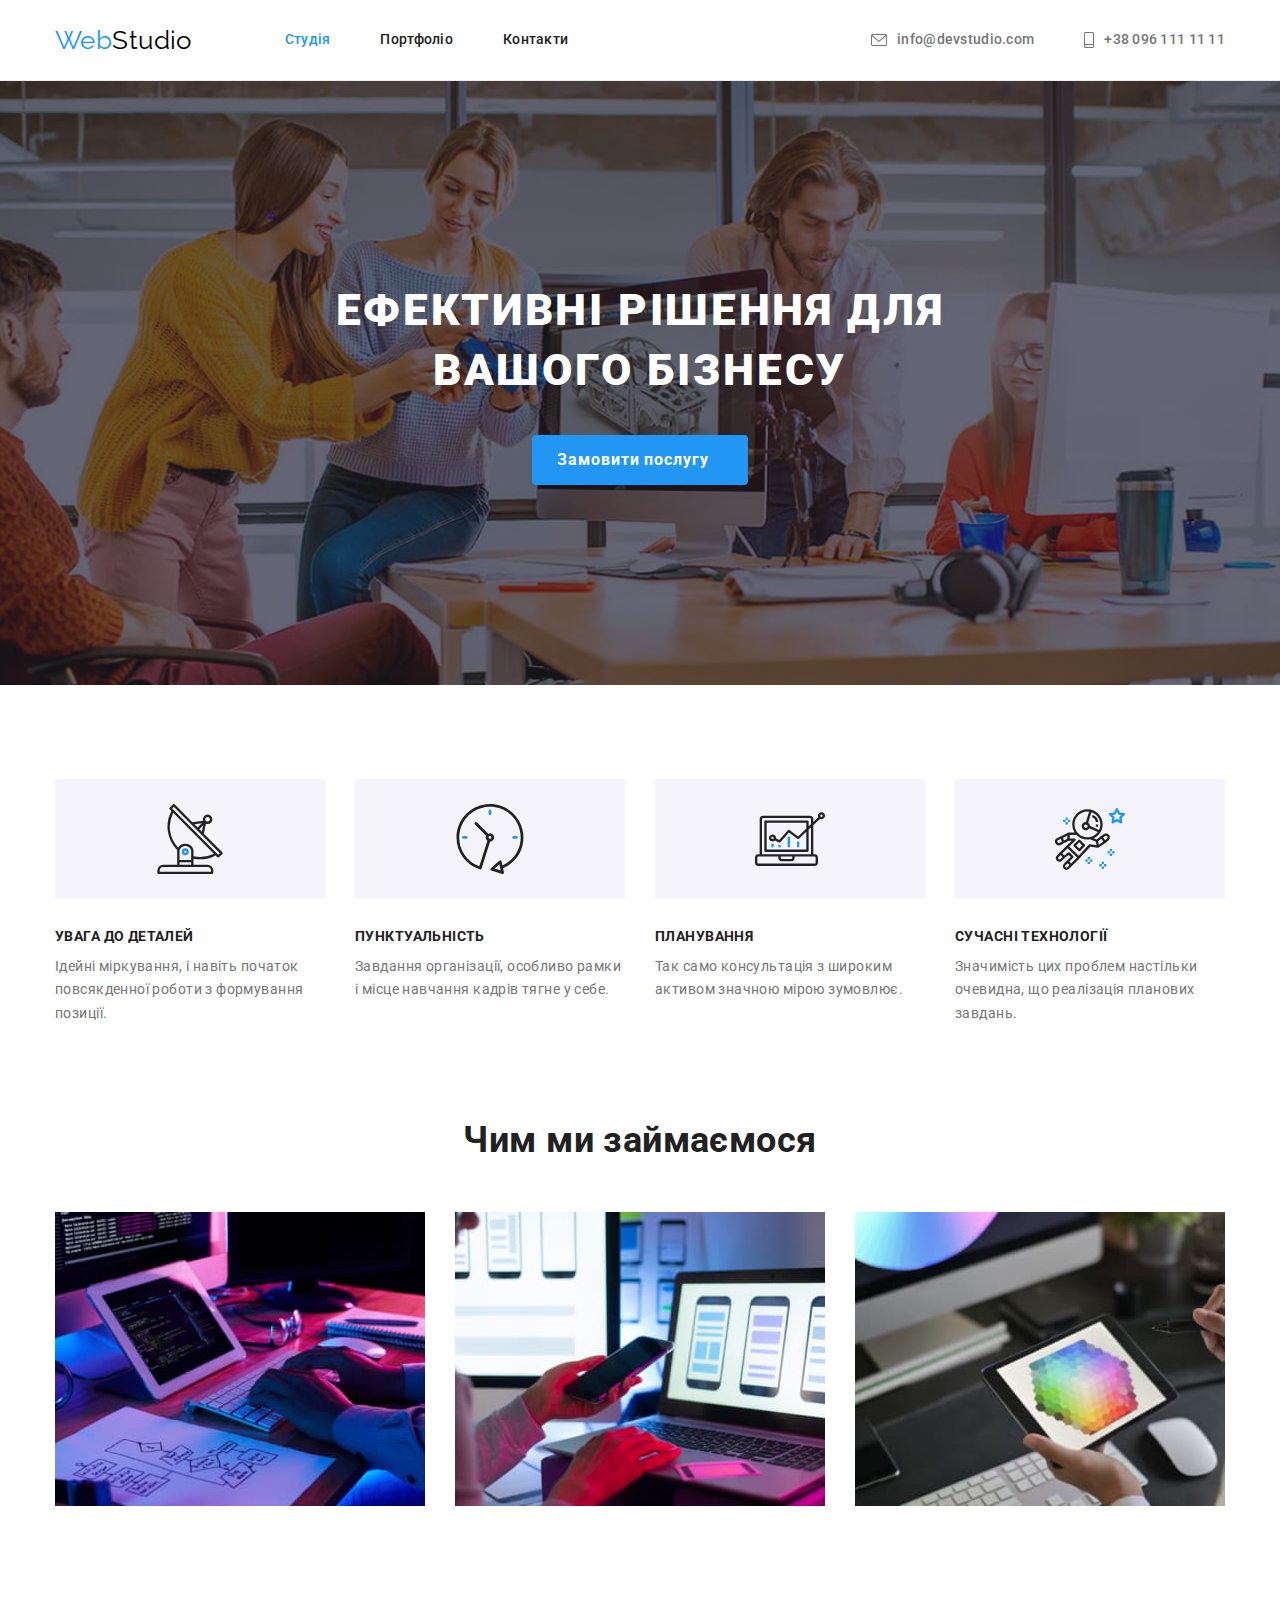
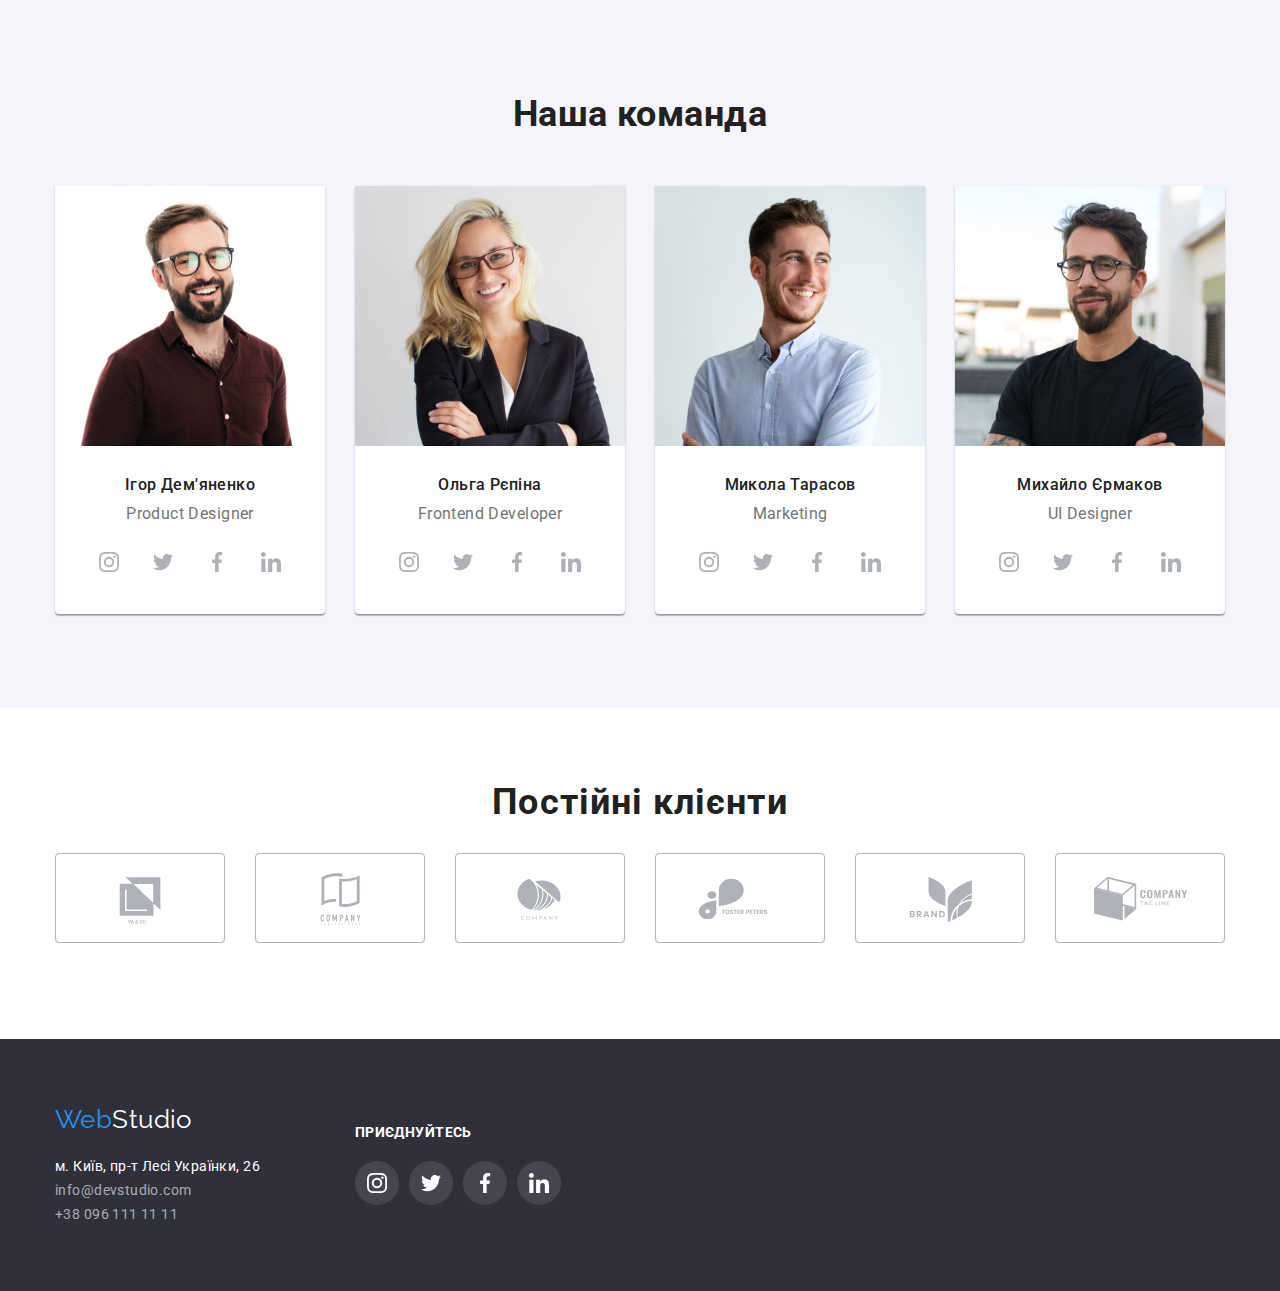
<file: index.html>
<!DOCTYPE html>
<html lang="uk">
  <head>
    <meta charset="UTF-8" />
    <meta http-equiv="X-UA-Compatible" content="IE=edge" />
    <meta name="viewport" content="width=device-width, initial-scale=1.0" />
    <title>Студія</title>
    <link
      href="https://fonts.googleapis.com/css2?family=Raleway:wght@700&family=Roboto:wght@400;500;700;900&display=swap"
      rel="stylesheet"
    />
    <link
      rel="stylesheet"
      href="https://cdnjs.cloudflare.com/ajax/libs/modern-normalize/1.1.0/modern-normalize.min.css
    "
    />
    <link rel="stylesheet" href="./css/styles.css" />
  </head>
  <body>
    <header class="page-header">
      <div class="header container">
        <nav class="main-nav">
          <a href="./index.html" class="logo"
            ><span class="blue-logo">Web</span>Studio</a
          >
          <ul class="site-nav list">
            <li class="item">
              <a href="./index.html" class="link current">Студія</a>
            </li>
            <li class="item">
              <a href="./portfolio.html" class="link">Портфоліо</a>
            </li>
            <li class="item"><a href="" class="link">Контакти</a></li>
          </ul>
        </nav>
        <ul class="contacts list">
          <li class="item">
            <a href="mailto:info@devstudio.com" class="link"
              ><svg class="contacts-icon" width="16" height="12">
                <use href="./images/icons.svg#icon-envelope"></use>
              </svg>
              info@devstudio.com</a
            >
          </li>
          <li class="item">
            <a href="tel:+380961111111" class="link">
              <svg class="contacts-icon" width="10" height="16">
                <use href="./images/icons.svg#icon-smartphone"></use>
              </svg>
              +38 096 111 11 11</a
            >
          </li>
        </ul>
      </div>
    </header>

    <main>
      <section class="section hero hero-bcg">
        <div class="">
          <h1 class="hero-title">
            Ефективні рішення для <br />
            вашого бізнесу
          </h1>
          <button class="button-hero" type="button">Замовити послугу</button>
        </div>
      </section>

      <section class="section no-padding">
        <div class="container">
          <h2 class="visually-hidden">Особливості</h2>
          <ul class="feature-list list">
            <li class="item">
              <div class="icon-box">
                <svg class="feature-icon" width="70" height="70">
                  <use href="./images/icons.svg#icon-antenna"></use>
                </svg>
              </div>
              <h3 class="title">Увага до деталей</h3>
              <p class="description">
                Ідейні міркування, і навіть початок повсякденної роботи з
                формування позиції.
              </p>
            </li>
            <li class="item">
              <div class="icon-box">
                <svg class="feature-icon" width="70" height="70">
                  <use href="./images/icons.svg#icon-clock"></use>
                </svg>
              </div>
              <h3 class="title">Пунктуальність</h3>
              <p class="description">
                Завдання організації, особливо рамки і місце навчання кадрів
                тягне у себе.
              </p>
            </li>
            <li class="item">
              <div class="icon-box">
                <svg class="feature-icon" width="70" height="70">
                  <use href="./images/icons.svg#icon-diagram"></use>
                </svg>
              </div>
              <h3 class="title">Планування</h3>
              <p class="description">
                Так само консультація з широким активом значною мірою зумовлює.
              </p>
            </li>

            <li class="item">
              <div class="icon-box">
                <svg class="feature-icon" width="70" height="70">
                  <use href="./images/icons.svg#icon-astronaut"></use>
                </svg>
              </div>
              <h3 class="title">Сучасні технології</h3>
              <p class="description">
                Значимість цих проблем настільки очевидна, що реалізація
                планових завдань.
              </p>
            </li>
          </ul>
        </div>
      </section>

      <section class="section">
        <div class="container">
          <h2 class="section-title">Чим ми займаємося</h2>
          <ul class="work-list list">
            <li class="item">
              <img
                class="no-grap"
                src="./images/img-index/box1.jpg"
                alt="Розробка"
                width="370"
              />
            </li>
            <li class="item">
              <img
                class="no-grap"
                src="./images/img-index/box2.jpg"
                alt="Інтерфейс"
                width="370"
              />
            </li>
            <li class="item">
              <img
                class="no-grap"
                src="./images/img-index/box3.jpg"
                alt="Дизайн"
                width="370"
              />
            </li>
          </ul>
        </div>
      </section>

      <section class="section section-team">
        <div class="container">
          <h2 class="title">Наша команда</h2>
          <ul class="team-list list">
            <li class="item">
              <img
                class="pic no-grap"
                src="./images/img-index/teamcard1.jpg"
                alt="фото"
                width="270"
              />
              <div class="team-discription">
                <h3 class="tiny-title">Ігор Дем'яненко</h3>
                <p class="discription">Product Designer</p>
                <ul class="social-list list">
                  <li class="item-icon">
                    <a href="" class="social-link link">
                      <svg class="social-icon" width="20" height="20">
                        <use
                          href="./images/icons.svg#icon-instagram"
                        ></use></svg
                    ></a>
                  </li>
                  <li class="item-icon">
                    <a href="" class="social-link link">
                      <svg class="social-icon" width="20" height="20">
                        <use
                          href="./images/icons.svg#icon-twitter-1"
                        ></use></svg
                    ></a>
                  </li>
                  <li class="item-icon">
                    <a href="" class="social-link link">
                      <svg class="social-icon" width="20" height="20">
                        <use href="./images/icons.svg#icon-facebook"></use></svg
                    ></a>
                  </li>
                  <li class="item-icon">
                    <a href="" class="social-link link">
                      <svg class="social-icon" width="20" height="20">
                        <use href="./images/icons.svg#icon-linkedin"></use></svg
                    ></a>
                  </li>
                </ul>
              </div>
            </li>
            <li class="item">
              <img
                class="pic no-grap"
                src="./images/img-index/teamcard2.jpg"
                alt="фото"
                width="270"
              />
              <div class="team-discription">
                <h3 class="tiny-title">Ольга Рєпіна</h3>
                <p class="discription">Frontend Developer</p>
                <ul class="social-list list">
                  <li class="item-icon">
                    <a href="" class="social-link link">
                      <svg class="social-icon" width="20" height="20">
                        <use
                          href="./images/icons.svg#icon-instagram"
                        ></use></svg
                    ></a>
                  </li>
                  <li class="item-icon">
                    <a href="" class="social-link link">
                      <svg class="social-icon" width="20" height="20">
                        <use
                          href="./images/icons.svg#icon-twitter-1"
                        ></use></svg
                    ></a>
                  </li>
                  <li class="item-icon">
                    <a href="" class="social-link link">
                      <svg class="social-icon" width="20" height="20">
                        <use href="./images/icons.svg#icon-facebook"></use></svg
                    ></a>
                  </li>
                  <li class="item-icon">
                    <a href="" class="social-link link">
                      <svg class="social-icon" width="20" height="20">
                        <use href="./images/icons.svg#icon-linkedin"></use></svg
                    ></a>
                  </li>
                </ul>
              </div>
            </li>
            <li class="item">
              <img
                class="pic no-grap"
                src="./images/img-index/teamcard3.jpg"
                alt="фото"
                width="270"
              />
              <div class="team-discription">
                <h3 class="tiny-title">Микола Тарасов</h3>
                <p class="discription">Marketing</p>
                <ul class="social-list list">
                  <li class="item-icon">
                    <a href="" class="social-link link">
                      <svg class="social-icon" width="20" height="20">
                        <use
                          href="./images/icons.svg#icon-instagram"
                        ></use></svg
                    ></a>
                  </li>
                  <li class="item-icon">
                    <a href="" class="social-link link">
                      <svg class="social-icon" width="20" height="20">
                        <use
                          href="./images/icons.svg#icon-twitter-1"
                        ></use></svg
                    ></a>
                  </li>
                  <li class="item-icon">
                    <a href="" class="social-link link">
                      <svg class="social-icon" width="20" height="20">
                        <use href="./images/icons.svg#icon-facebook"></use></svg
                    ></a>
                  </li>
                  <li class="item-icon">
                    <a href="" class="social-link link">
                      <svg class="social-icon" width="20" height="20">
                        <use href="./images/icons.svg#icon-linkedin"></use></svg
                    ></a>
                  </li>
                </ul>
              </div>
            </li>
            <li class="item">
              <img
                class="pic no-grap"
                src="./images/img-index/teamcard4.jpg"
                alt="фото"
                width="270"
              />
              <div class="team-discription">
                <h3 class="tiny-title">Михайло Єрмаков</h3>
                <p class="discription">UI Designer</p>
                <ul class="social-list list">
                  <li class="item-icon">
                    <a href="" class="social-link link">
                      <svg class="social-icon" width="20" height="20">
                        <use
                          href="./images/icons.svg#icon-instagram"
                        ></use></svg
                    ></a>
                  </li>
                  <li class="item-icon">
                    <a href="" class="social-link link">
                      <svg class="social-icon" width="20" height="20">
                        <use
                          href="./images/icons.svg#icon-twitter-1"
                        ></use></svg
                    ></a>
                  </li>
                  <li class="item-icon">
                    <a href="" class="social-link link">
                      <svg class="social-icon" width="20" height="20">
                        <use href="./images/icons.svg#icon-facebook"></use></svg
                    ></a>
                  </li>
                  <li class="item-icon">
                    <a href="" class="social-link link">
                      <svg class="social-icon" width="20" height="20">
                        <use href="./images/icons.svg#icon-linkedin"></use></svg
                    ></a>
                  </li>
                </ul>
              </div>
            </li>
          </ul>
        </div>
      </section>

      <section class="section client">
        <div class="container">
          <h2 class="title">Постійні клієнти</h2>
          <ul class="client-list list">
            <li class="item">
              <a href="" class="client-link link">
                <svg class="client-icon" width="106" height="60">
                  <use href="./images/icons.svg#icon-logo-1"></use>
                </svg>
              </a>
            </li>
            <li class="item">
              <a href="" class="client-link link">
                <svg class="client-icon" width="106" height="60">
                  <use href="./images/icons.svg#icon-logo-2"></use>
                </svg>
              </a>
            </li>
            <li class="item">
              <a href="" class="client-link link">
                <svg class="client-icon" width="106" height="60">
                  <use href="./images/icons.svg#icon-logo-3"></use>
                </svg>
              </a>
            </li>
            <li class="item">
              <a href="" class="client-link link">
                <svg class="client-icon" width="106" height="60">
                  <use href="./images/icons.svg#icon-logo-4"></use>
                </svg>
              </a>
            </li>
            <li class="item">
              <a href="" class="client-link link">
                <svg class="client-icon" width="106" height="60">
                  <use href="./images/icons.svg#icon-logo-5"></use>
                </svg>
              </a>
            </li>
            <li class="item">
              <a href="" class="client-link link">
                <svg class="client-icon" width="106" height="60">
                  <use href="./images/icons.svg#icon-logo-6"></use>
                </svg>
              </a>
            </li>
          </ul>
        </div>
      </section>
    </main>

    <footer class="page-footer">
      <div class="footer-box container">
        <div class="footer-contacts">
          <a href="./index.html" class="logo link"
            ><span class="blue-logo">Web</span
            ><span class="light-logo">Studio</span></a
          >
          <address>
            <ul class="address list">
              <li class="item">
                <a
                  href="https://www.google.com/maps/place/Lesi+Ukrainky+Blvd,+26,+Kyiv,+Ukraine,+02000/@50.4265807,30.5361971,17z/data=!3m1!4b1!4m5!3m4!1s0x40d4cf0e033ecbe9:0x57a4dffefec77da0!8m2!3d50.4265807!4d30.5383858"
                  target="_blank"
                  rel="noopener noreferrer"
                  class="white-text-link"
                  >м. Київ, пр-т Лесі Українки, 26</a
                >
              </li>
              <li class="item">
                <a href="mailto:info@devstudio.com" class="link"
                  >info@devstudio.com</a
                >
              </li>
              <li class="item">
                <a href="tel:+380961111111" class="link">+38 096 111 11 11</a>
              </li>
            </ul>
          </address>
        </div>

        <div class="footer-social">
          <p class="social-text">Приєднуйтесь</p>
          <ul class="footer social-list list">
            <li class="item-icon">
              <a href="" class="footer social-link link">
                <svg class="social-icon" width="20" height="20">
                  <use href="./images/icons.svg#icon-instagram"></use></svg
              ></a>
            </li>
            <li class="item-icon">
              <a href="" class="footer social-link link">
                <svg class="social-icon" width="20" height="20">
                  <use href="./images/icons.svg#icon-twitter-1"></use></svg
              ></a>
            </li>
            <li class="item-icon">
              <a href="" class="footer social-link link">
                <svg class="social-icon" width="20" height="20">
                  <use href="./images/icons.svg#icon-facebook"></use></svg
              ></a>
            </li>
            <li class="item-icon">
              <a href="" class="footer social-link link">
                <svg class="social-icon" width="20" height="20">
                  <use href="./images/icons.svg#icon-linkedin"></use></svg
              ></a>
            </li>
          </ul>
        </div>
      </div>
    </footer>
  </body>
</html>
</file>
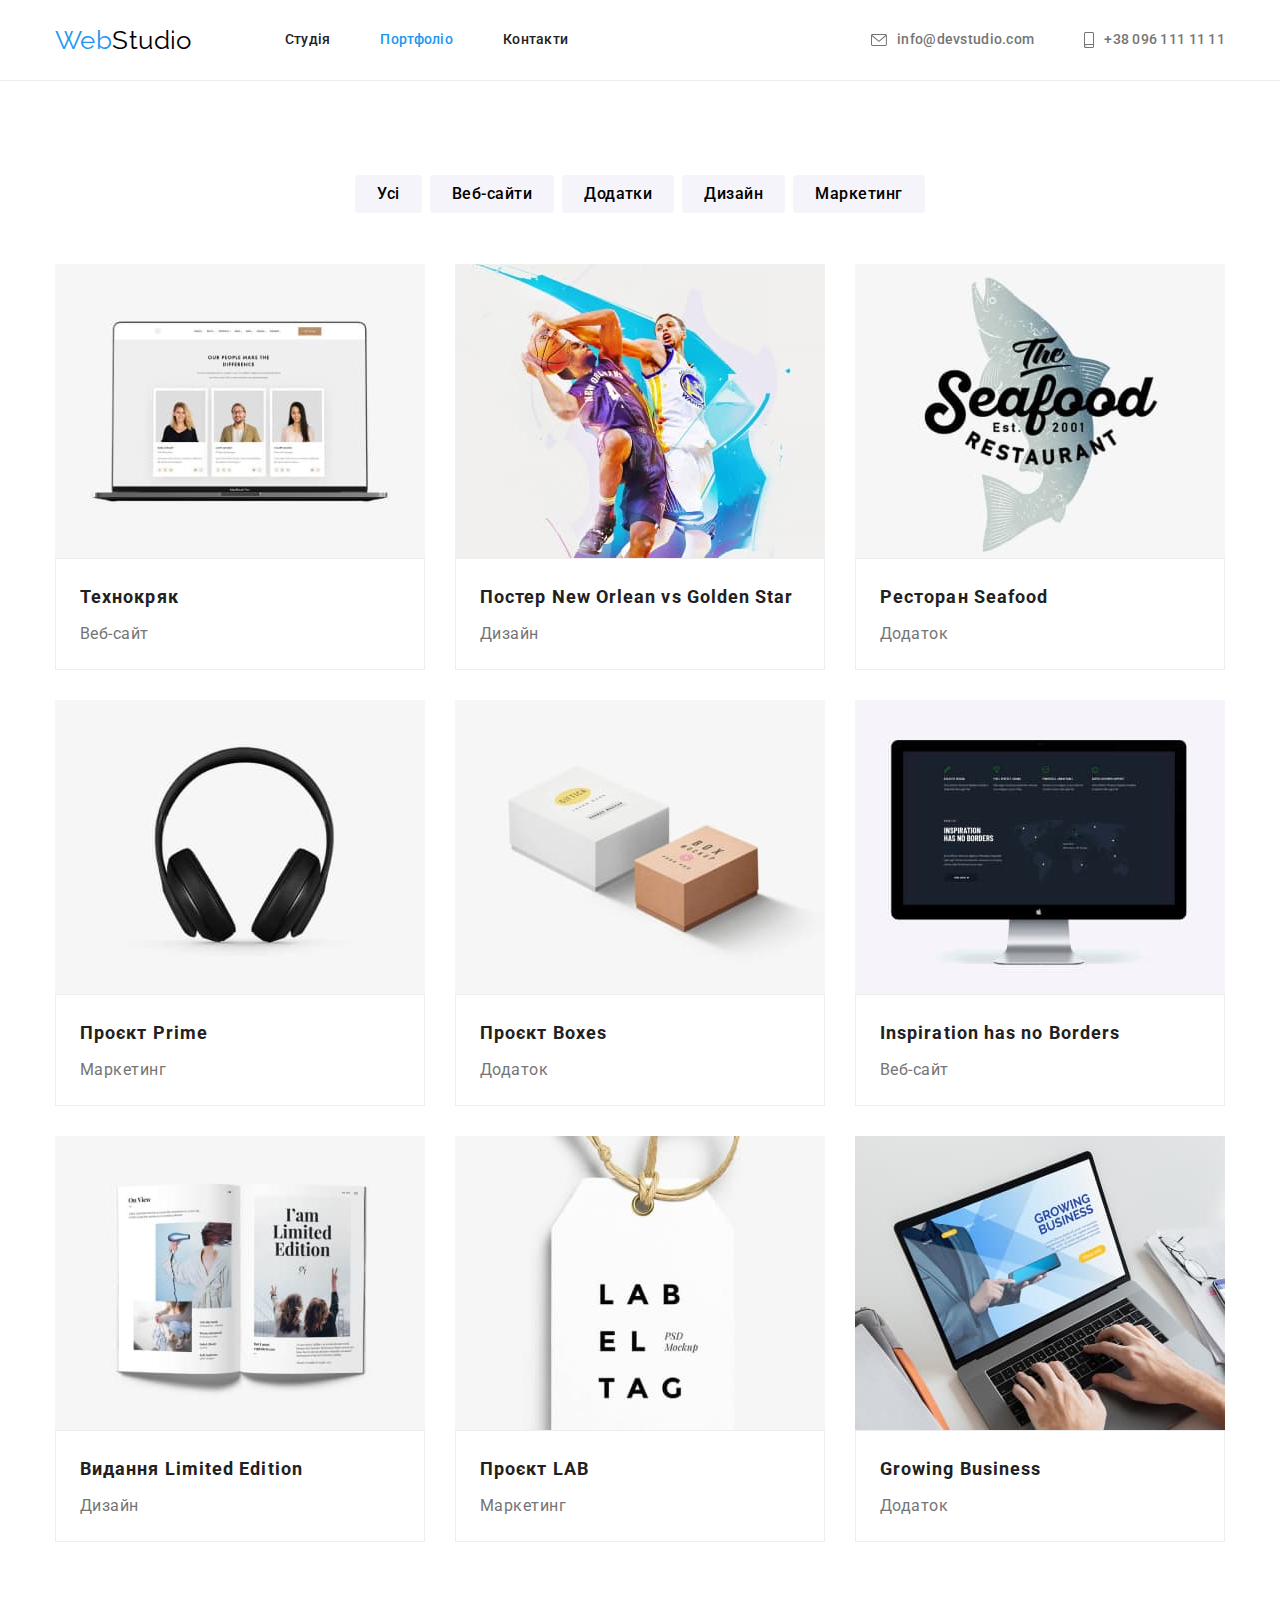
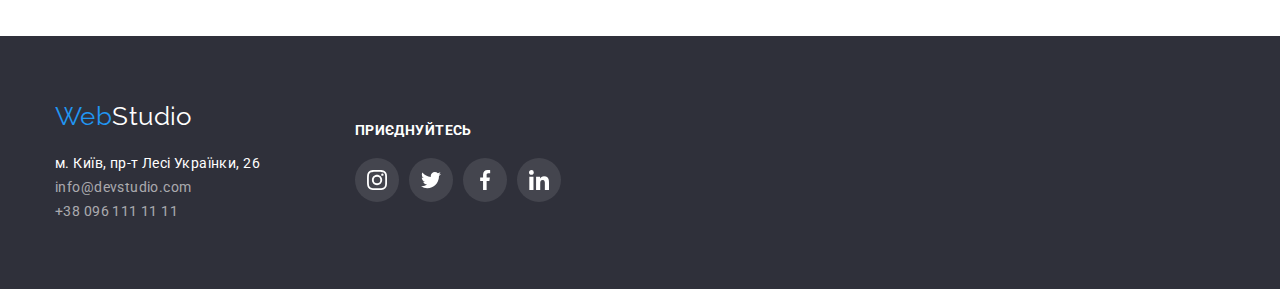
<file: portfolio.html>
<!DOCTYPE html>
<html lang="uk">
  <head>
    <meta charset="UTF-8" />
    <meta http-equiv="X-UA-Compatible" content="IE=edge" />
    <meta name="viewport" content="width=device-width, initial-scale=1.0" />
    <title>Портфоліо</title>

    <link
      href="https://fonts.googleapis.com/css2?family=Raleway:wght@700&family=Roboto:wght@400;500;700;900&display=swap"
      rel="stylesheet"
    />
    <link
      rel="stylesheet"
      href="https://cdnjs.cloudflare.com/ajax/libs/modern-normalize/1.1.0/modern-normalize.min.css
    "
    />
    <link rel="stylesheet" href="./css/styles.css" />
  </head>
  <body>
    <header class="page-header">
      <div class="header container">
        <nav class="main-nav">
          <a href="./index.html" class="logo"
            ><span class="blue-logo">Web</span>Studio</a
          >
          <ul class="site-nav list">
            <li class="item">
              <a href="./index.html" class="link">Студія</a>
            </li>
            <li class="item">
              <a href="./portfolio.html" class="link current">Портфоліо</a>
            </li>
            <li class="item"><a href="" class="link">Контакти</a></li>
          </ul>
        </nav>
        <ul class="contacts list">
          <li class="item">
            <a href="mailto:info@devstudio.com" class="link"
              ><svg class="contacts-icon" width="16" height="12">
                <use href="./images/icons.svg#icon-envelope"></use>
              </svg>
              info@devstudio.com</a
            >
          </li>
          <li class="item">
            <a href="tel:+380961111111" class="link">
              <svg class="contacts-icon" width="10" height="16">
                <use href="./images/icons.svg#icon-smartphone"></use>
              </svg>
              +38 096 111 11 11</a
            >
          </li>
        </ul>
      </div>
    </header>
    <main>
      <section class="section">
        <div class="container">
          <h1 class="visually-hidden">Портфоліо</h1>
          <ul class="btn-list list">
            <li class="item">
              <button class="button-filtr" type="button">Усі</button>
            </li>
            <li class="item">
              <button class="button-filtr" type="button">Веб-сайти</button>
            </li>
            <li class="item">
              <button class="button-filtr" type="button">Додатки</button>
            </li>
            <li class="item">
              <button class="button-filtr" type="button">Дизайн</button>
            </li>
            <li class="item">
              <button class="button-filtr" type="button">Маркетинг</button>
            </li>
          </ul>

          <ul class="project-list list">
            <li class="item">
              <a href="" class="link"
                ><img
                  class="no-grap"
                  src="./images/img-portfolio/card1.jpg"
                  alt="Зображення"
                  width="370"
                />
                <div class="border">
                  <h2 class="title">Технокряк</h2>
                  <p class="description">Веб-сайт</p>
                </div></a
              >
            </li>
            <li class="item">
              <a href="" class="link"
                ><img
                  class="no-grap"
                  src="./images/img-portfolio/card2.jpg"
                  alt="Зображення"
                  width="370"
                />
                <div class="border">
                  <h2 class="title">Постер New Orlean vs Golden Star</h2>
                  <p class="description">Дизайн</p>
                </div></a
              >
            </li>
            <li class="item">
              <a href="" class="link"
                ><img
                  class="no-grap"
                  src="./images/img-portfolio/card3.jpg"
                  alt="Зображення"
                  width="370"
                />
                <div class="border">
                  <h2 class="title">Ресторан Seafood</h2>
                  <p class="description">Додаток</p>
                </div></a
              >
            </li>
            <li class="item">
              <a href="" class="link"
                ><img
                  class="no-grap"
                  src="./images/img-portfolio/card4.jpg"
                  alt="Зображення"
                  width="370"
                />
                <div class="border">
                  <h2 class="title">Проєкт Prime</h2>
                  <p class="description">Маркетинг</p>
                </div></a
              >
            </li>
            <li class="item">
              <a href="" class="link"
                ><img
                  class="no-grap"
                  src="./images/img-portfolio/card5.jpg"
                  alt="Зображення"
                  width="370"
                />
                <div class="border">
                  <h2 class="title">Проєкт Boxes</h2>
                  <p class="description">Додаток</p>
                </div></a
              >
            </li>
            <li class="item">
              <a href="" class="link"
                ><img
                  class="no-grap"
                  src="./images/img-portfolio/card6.jpg"
                  alt="Зображення"
                  width="370"
                />
                <div class="border">
                  <h2 class="title">Inspiration has no Borders</h2>
                  <p class="description">Веб-сайт</p>
                </div></a
              >
            </li>
            <li class="item">
              <a href="" class="link"
                ><img
                  class="no-grap"
                  src="./images/img-portfolio/card7.jpg"
                  alt="Зображення"
                  width="370"
                />
                <div class="border">
                  <h2 class="title">Видання Limited Edition</h2>
                  <p class="description">Дизайн</p>
                </div></a
              >
            </li>
            <li class="item">
              <a href="" class="link"
                ><img
                  class="no-grap"
                  src="./images/img-portfolio/card8.jpg"
                  alt="Зображення"
                  width="370"
                />
                <div class="border">
                  <h2 class="title">Проєкт LAB</h2>
                  <p class="description">Маркетинг</p>
                </div></a
              >
            </li>
            <li class="item">
              <a href="" class="link"
                ><img
                  class="no-grap"
                  src="./images/img-portfolio/card9.jpg"
                  alt="Зображення"
                  width="370"
                />
                <div class="border">
                  <h2 class="title">Growing Business</h2>
                  <p class="description">Додаток</p>
                </div></a
              >
            </li>
          </ul>
        </div>
      </section>
    </main>
    <footer class="page-footer">
      <div class="footer-box container">
        <div class="footer-contacts">
          <a href="./index.html" class="logo link"
            ><span class="blue-logo">Web</span
            ><span class="light-logo">Studio</span></a
          >
          <address>
            <ul class="address list">
              <li class="item">
                <a
                  href="https://www.google.com/maps/place/Lesi+Ukrainky+Blvd,+26,+Kyiv,+Ukraine,+02000/@50.4265807,30.5361971,17z/data=!3m1!4b1!4m5!3m4!1s0x40d4cf0e033ecbe9:0x57a4dffefec77da0!8m2!3d50.4265807!4d30.5383858"
                  target="_blank"
                  rel="noopener noreferrer"
                  class="white-text-link"
                  >м. Київ, пр-т Лесі Українки, 26</a
                >
              </li>
              <li class="item">
                <a href="mailto:info@devstudio.com" class="link"
                  >info@devstudio.com</a
                >
              </li>
              <li class="item">
                <a href="tel:+380961111111" class="link">+38 096 111 11 11</a>
              </li>
            </ul>
          </address>
        </div>

        <div class="footer-social">
          <p class="social-text">Приєднуйтесь</p>
          <ul class="footer social-list list">
            <li class="item-icon">
              <a href="" class="footer social-link link">
                <svg class="social-icon" width="20" height="20">
                  <use href="./images/icons.svg#icon-instagram"></use></svg
              ></a>
            </li>
            <li class="item-icon">
              <a href="" class="footer social-link link">
                <svg class="social-icon" width="20" height="20">
                  <use href="./images/icons.svg#icon-twitter-1"></use></svg
              ></a>
            </li>
            <li class="item-icon">
              <a href="" class="footer social-link link">
                <svg class="social-icon" width="20" height="20">
                  <use href="./images/icons.svg#icon-facebook"></use></svg
              ></a>
            </li>
            <li class="item-icon">
              <a href="" class="footer social-link link">
                <svg class="social-icon" width="20" height="20">
                  <use href="./images/icons.svg#icon-linkedin"></use></svg
              ></a>
            </li>
          </ul>
        </div>
      </div>
    </footer>
  </body>
</html>
</file>
<file: css/styles.css>
:root {
  --primary-text-color: #212121;
  --secondary-text-color: #757575;
  --accent-color: #2196f3;
  --primary-white-color: #f5f5f5;
  --secondary-white-color: #f5f4fa;
  --clear-white-color: #ffffff;
  --clear-black-color: #000000;
  --primary-dark-color: #2f303a;
  --transparent-white-color: rgba(255, 255, 255, 0.6);
  --border-white-color: #ececec;
  --border-whitelight-color: #eeeeee;
  --shadow-one-color: rgba(0, 0, 0, 0.12);
  --shadow-two-color: rgba(0, 0, 0, 0.14);
  --shadow-three-color: rgba(0, 0, 0, 0.2);
  --icon-grey-color: #afb1b8;
  --icon-bcg-color: rgba(255, 255, 255, 0.1);
}

body {
  background-color: var(--clear-white-color);
  color: var(--primary-text-color);

  font-family: "Roboto", sans-serif;
  letter-spacing: 0.03em;
  font-size: 14px;
  line-height: 1.71;
}

h1,
h2,
h3,
h4,
h5,
h6,
p {
  margin: 0;
  padding: 0;
}

/* Утилиты */

.link {
  text-decoration: none;
}

.list {
  list-style: none;
  margin: 0;
  padding: 0;
}

.container {
  margin-left: auto;
  margin-right: auto;
  width: 1200px;
  padding-left: 15px;
  padding-right: 15px;
}

.no-grap {
  display: block;
}

.visually-hidden {
  position: absolute;
  width: 1px;
  height: 1px;
  margin: -1px;
  border: 0;
  padding: 0;
  clip: rect(0 0 0 0);
  overflow: hidden;
}
/* Logo  */

.logo {
  color: var(--clear-black-color);

  font-family: "Raleway", sans-serif;
  font-size: 26px;
  line-height: 1.19;
  text-decoration: none;
  margin-right: 93px;
}

.blue-logo {
  color: var(--accent-color);
}

.light-logo {
  color: var(--clear-white-color);
}

.logo:hover,
.logo:focus {
  text-decoration: underline var(--accent-color);
}

/* Header */
.page-header {
  border-bottom: 1px solid var(--border-white-color);
  background-color: var(--clear-white-color);
}

.header {
  display: flex;
  align-items: center;
}

/* Main-nav */
.main-nav {
  display: flex;
  align-items: center;
}

/* Site-nav */

.site-nav {
  display: flex;
}

.site-nav .item + .item {
  margin-left: 50px;
}

.site-nav .link {
  color: var(--primary-text-color);

  font-weight: 500;
  font-size: 14px;
  line-height: 1.14;
  letter-spacing: 0.02em;
  text-decoration: none;

  display: block;
  padding-top: 32px;
  padding-bottom: 32px;
}

.site-nav .link:hover,
.site-nav .link:focus,
.contacts .link:hover,
.contacts .link:focus {
  color: var(--accent-color);
}

.site-nav .link.current {
  color: var(--accent-color);
}

/* Contacts */

.contacts {
  display: flex;
  align-items: center;
  margin-left: auto;
}

.contacts .link {
  display: flex;
  align-items: center;

  padding: 32px 0px 32px;
  color: var(--secondary-text-color);
  text-decoration: none;
  font-weight: 500;
  line-height: 1.14;
  letter-spacing: 0.02em;
}

.contacts .item + .item {
  margin-left: 50px;
}

.contacts-icon {
  margin-right: 10px;
  fill: currentColor;
}
.contacts-icon:hover,
.contacts-icon:focus {
  fill: var(--accent-color);
}

/* Section */

.section {
  padding-top: 94px;
  padding-bottom: 94px;
}
.hero-bcg {
  max-width: 1600px;
  min-height: 600px;
  margin-left: auto;
  margin-right: auto;
  background-image: linear-gradient(
      to right,
      rgba(47, 48, 58, 0.4),
      rgba(47, 48, 58, 0.4)
    ),
    url("../images/img-index/herobcg.jpg");
  background-repeat: no-repeat;
  background-position: center;
  background-size: cover;
}
.hero {
  background-color: var(--primary-dark-color);
  text-align: center;
  padding-top: 200px;
  padding-bottom: 200px;
}
.hero-title {
  color: var(--clear-white-color);

  font-weight: 900;
  font-size: 44px;
  line-height: 1.36;
  letter-spacing: 0.06em;
  text-transform: uppercase;

  margin-top: 0;
  margin-bottom: 34px;
}

/* Section Feature-list */
.icon-box {
  background-color: var(--secondary-white-color);

  display: flex;
  width: 270px;
  height: 120px;
  align-items: center;
  justify-content: center;

  margin-bottom: 30px;
}

.no-padding {
  padding-bottom: 0;
}
/* padding-bottom: 0; Бо на макеті між цією секцією та нижнім сусідом 
відступ всього 94 (критерій В15), не 188 */
.feature-list {
  display: flex;
}

.feature-list .item {
  width: 270px;
}

.feature-list .item:not(:nth-child(4n)) {
  margin-right: 30px;
}

.feature-list .title {
  font-weight: 700;
  font-size: 14px;
  line-height: 1.14;
  text-transform: uppercase;

  margin-top: 0;
  margin-bottom: 10px;
}

.feature-list .description {
  color: var(--secondary-text-color);

  font-size: 14px;
  line-height: 1.71;
}

/* Section Work-list */
.section-title {
  font-weight: 700;
  font-size: 36px;
  line-height: 1.16;
  text-align: center;

  margin-bottom: 50px;
}

.work-list {
  display: flex;
}

.work-list .item:not(:nth-child(3n)) {
  margin-right: 30px;
}

/* Section Team-list */

.section-team {
  background-color: var(--secondary-white-color);
}
.team-discription {
  padding: 30px 32px;
}

.team-list {
  display: flex;
}

.team-list .item {
  background-color: var(--clear-white-color);
  display: block;
  box-shadow: 0px 1px 3px var(--shadow-one-color),
    0px 1px 1px var(--shadow-two-color), 0px 2px 1px var(--shadow-three-color);
  border-radius: 0px 0px 4px 4px;
}

.team-list .item:not(:nth-child(4n)) {
  margin-right: 30px;
}

.section-team .title {
  font-weight: 700;
  font-size: 36px;
  line-height: 1.16;
  text-align: center;

  margin-bottom: 50px;
}

.team-list .tiny-title {
  font-weight: 500;
  font-size: 16px;
  line-height: 1.18;
  text-align: center;

  margin-bottom: 10px;
}

.team-list .discription {
  font-size: 16px;
  line-height: 1.18;
  text-align: center;
  color: var(--secondary-text-color);

  margin-bottom: 16px;
}

.social-list {
  display: flex;
  justify-content: center;
}
.social-link {
  display: flex;
  align-items: center;
  justify-content: center;
  width: 44px;
  height: 44px;
  background-color: transparent;
  border-radius: 50%;
  color: var(--icon-grey-color);
}

.social-link:hover,
.social-link:focus {
  color: var(--clear-white-color);
  background-color: var(--accent-color);
}

.social-icon {
  fill: currentColor;
}
.social-list .item-icon:not(:nth-child(4n)) {
  margin-right: 10px;
}

.client .title {
  font-weight: 700;
  font-size: 36px;
  line-height: 1.16px;
  letter-spacing: 0.03em;
  text-align: center;

  margin-bottom: 50px;
}

.client-list {
  display: flex;
}

.client-list .item {
  height: 92px;
  width: 170px;
}
.client-list .item:not(:nth-child(6n)) {
  margin-right: 30px;
}
.client-link {
  width: 170px;
  height: 90px;
  display: block;
  border: 1px solid var(--icon-grey-color);
  border-radius: 4px;
  color: var(--icon-grey-color);
  padding: 16px 32px;
}

.client-icon {
  fill: currentColor;
}

.client-link:hover,
.client-link:focus {
  color: var(--accent-color);
  border-color: var(--accent-color);
}

.client-list .item:hover,
.client-list .item:focus {
  color: var(--accent-color);
  border-color: var(--accent-color);
}

/* Porfolio/Section Projects */

.btn-list {
  display: flex;
  flex-wrap: wrap;
  justify-content: center;
}

.btn-list .item:not(:nth-child(5n)) {
  margin-right: 8px;
}

.project-list {
  display: flex;
  flex-wrap: wrap;
  margin-top: 51px;
}

.project-list .item {
  background-color: var(--clear-white-color);
  max-width: 370px;
}

.project-list .item:hover,
.project-list .item:focus {
  box-shadow: 0px 1px 1px rgba(0, 0, 0, 0.12), 0px 4px 4px rgba(0, 0, 0, 0.06),
    1px 4px 6px rgba(0, 0, 0, 0.16);
}
.border {
  padding: 20px 24px;
  border: 1px solid var(--border-whitelight-color);
}

.project-list .item:not(:nth-child(3n)) {
  margin-right: 30px;
}

.project-list .item:not(:nth-last-child(-n + 3)) {
  margin-bottom: 30px;
}

.project-list .title {
  color: var(--primary-text-color);

  font-weight: 700;
  font-size: 18px;
  line-height: 2;
  letter-spacing: 0.06em;

  display: block;
}

.project-list .description {
  color: var(--secondary-text-color);

  font-size: 16px;
  line-height: 1.88;
  letter-spacing: 0.03em;

  margin-top: 4px;

  display: block;
}

/* Footer */
.page-footer {
  background-color: var(--primary-dark-color);
}
.footer-box {
  display: flex;
  padding-top: 65px;
  padding-bottom: 65px;
}

.footer-box .logo {
  display: inline-block;
  margin-bottom: 20px;
}

.address .item {
  font-style: normal;
  font-size: 14px;
  line-height: 1.71;
  letter-spacing: 0.03em;
}
.white-text-link {
  color: var(--clear-white-color);
  text-decoration: none;
}
.address .link {
  color: var(--transparent-white-color);
  text-decoration: none;
}
.address .link:focus,
.address .link:hover,
.white-text-link:hover,
.white-text-link:focus {
  color: var(--accent-color);
}
.footer-contacts {
  display: flex;
  flex-direction: column;
}
.footer-social {
  display: flex;
  flex-direction: column;
  justify-content: center;
  margin-left: 70px;
}
.footer.social-list {
  margin-bottom: 0;
}
.social-text {
  color: var(--clear-white-color);
  text-transform: uppercase;

  font-weight: 700;
  font-size: 14px;
  line-height: 1.14;
  letter-spacing: 0.03em;

  margin-bottom: 20px;
}

.footer.social-link {
  background-color: var(--icon-bcg-color);
  color: var(--clear-white-color);
}

.social-link:hover,
.social-link:focus {
  background-color: var(--accent-color);
}

.footer.social-icon {
  fill: currentColor;
}

/* Buttons */

.button-hero {
  color: var(--clear-white-color);
  background-color: var(--accent-color);
  border: none;
  cursor: pointer;

  font-weight: 700;
  font-size: 16px;
  line-height: 1.87;
  text-decoration: none;
  text-align: center;
  letter-spacing: 0.06em;

  display: inline-block;
  border-radius: 4px;
  padding: 10px 39px 10px 25px;
  min-width: 216px;
}
.button-hero:active {
  background-color: var(--secondary-white-color);
  color: var(--accent-color);
}

.button-filtr {
  background-color: var(--secondary-white-color);
  border: none;
  cursor: pointer;

  font-weight: 500;
  font-size: 16px;
  line-height: 1.62;
  text-align: center;
  letter-spacing: 0.03em;

  border-radius: 4px;
  display: inline-block;
  padding: 6px 22px 6px 22px;
}

.button-filtr:active,
.button-filtr:hover,
.button-filtr:focus {
  background-color: var(--accent-color);
  color: var(--clear-white-color);
  box-shadow: 0px 3px 1px rgba(0, 0, 0, 0.1), 0px 1px 2px rgba(0, 0, 0, 0.08),
    0px 2px 2px rgba(0, 0, 0, 0.12);
}
</file>
